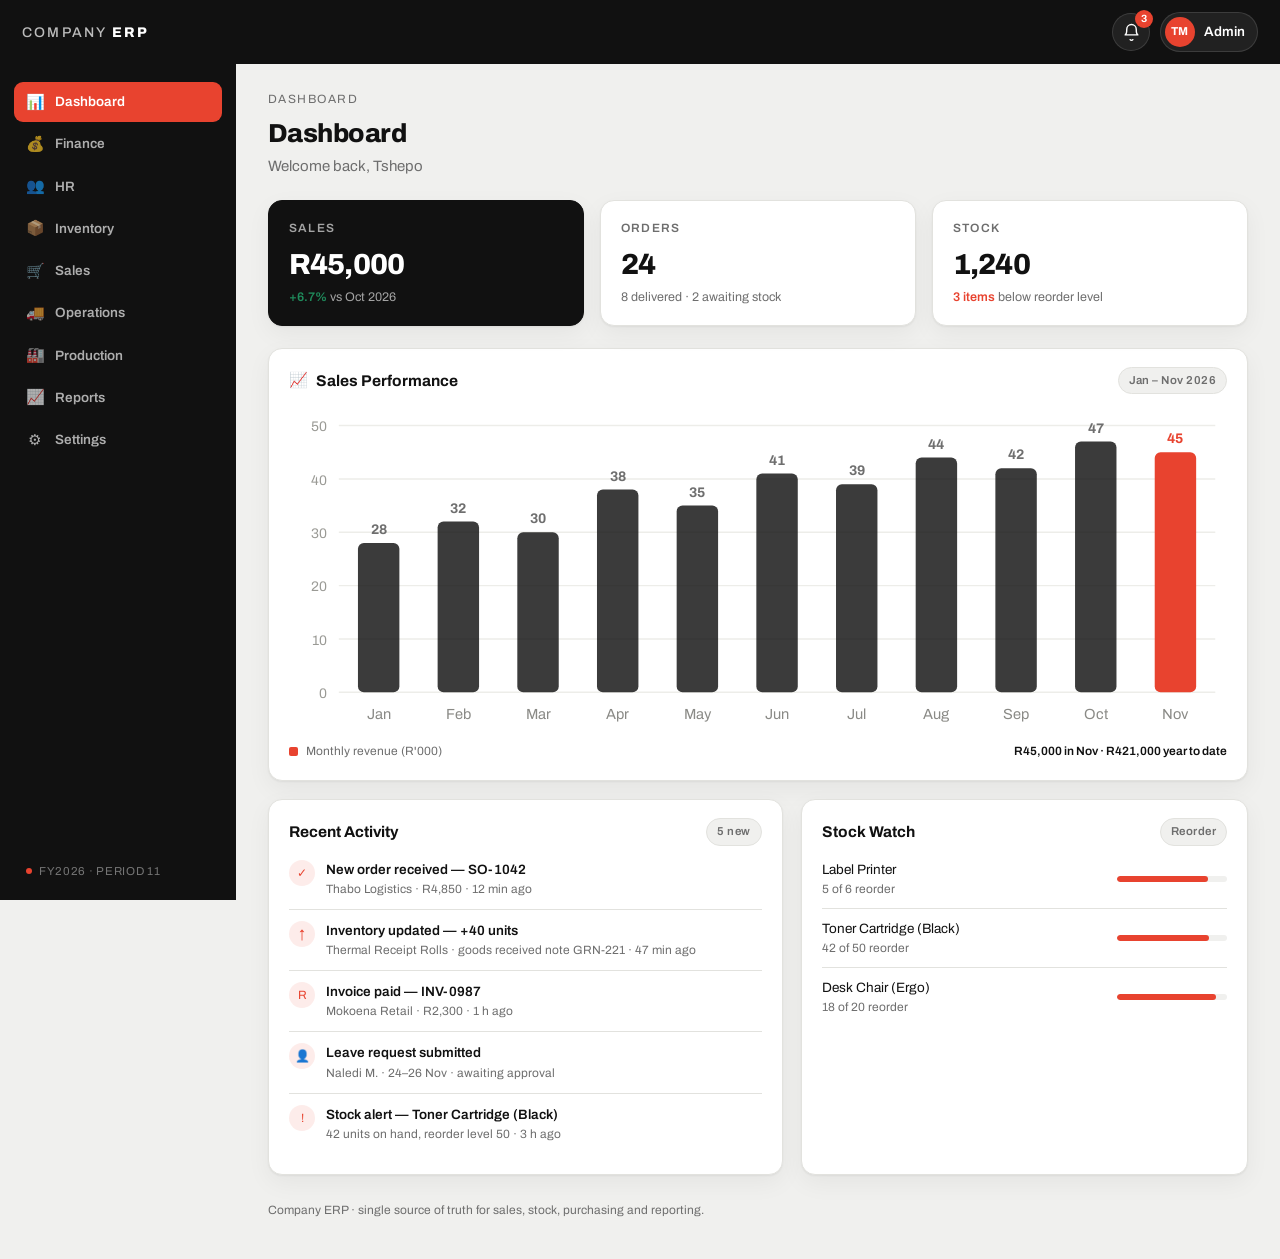
<file: erp/index.html>
<!DOCTYPE html>
<html lang="en">
<head>
<meta charset="UTF-8">
<meta name="viewport" content="width=device-width, initial-scale=1.0">
<title>Company ERP — Dashboard</title>
<link rel="preconnect" href="https://fonts.googleapis.com">
<link rel="preconnect" href="https://fonts.gstatic.com" crossorigin>
<link href="https://fonts.googleapis.com/css2?family=Archivo:wght@400;500;600;700;800&display=swap" rel="stylesheet">
<link rel="stylesheet" href="erp.css">
</head>
<body>
<div class="app">

  <header class="topbar">
    <div class="topbar__left">
      <button class="burger" id="burger" aria-label="Toggle menu" aria-expanded="false">
        <span></span><span></span><span></span>
      </button>
      <span class="brand">COMPANY <strong>ERP</strong></span>
    </div>
    <div class="topbar__right">
      <button class="icon-btn bell" id="bell" aria-label="Notifications">
        <svg viewBox="0 0 24 24" fill="none" stroke="currentColor" stroke-width="1.8" stroke-linecap="round" stroke-linejoin="round" aria-hidden="true"><path d="M18 8a6 6 0 1 0-12 0c0 6-2 7-2 7h16s-2-1-2-7"/><path d="M13.7 21a2 2 0 0 1-3.4 0"/></svg>
        <span class="bell__dot" id="bellDot">3</span>
      </button>
      <div class="user">
        <span class="user__avatar" aria-hidden="true">TM</span>
        <span class="user__name">Admin</span>
      </div>
    </div>
  </header>

  <div class="shell">
    <aside class="sidebar" id="sidebar">
      <nav class="nav" id="nav" aria-label="Modules"></nav>
      <div class="sidebar__foot">
        <span class="dot"></span> FY2026 &middot; Period 11
      </div>
    </aside>

    <main class="main" id="main">
      <div class="crumb" id="crumb">Dashboard</div>

      <section class="view active" id="view-dashboard">
        <h1 class="page-title">Dashboard</h1>
        <p class="welcome">Welcome back, Tshepo</p>

        <div class="kpis" id="kpis"></div>

        <section class="panel">
          <div class="panel__head">
            <h2 class="panel__title"><span class="ico">&#128200;</span> Sales Performance</h2>
            <span class="pill">Jan &ndash; Nov 2026</span>
          </div>
          <div class="chart" id="chart"></div>
          <div class="chart__legend"><span class="key key--solid"></span> Monthly revenue (R'000) <span class="chart__meta" id="chartMeta"></span></div>
        </section>

        <div class="split">
          <section class="panel">
            <div class="panel__head"><h2 class="panel__title">Recent Activity</h2><span class="pill" id="activityCount"></span></div>
            <ul class="activity" id="activity"></ul>
          </section>
          <section class="panel">
            <div class="panel__head"><h2 class="panel__title">Stock Watch</h2><span class="pill">Reorder</span></div>
            <ul class="watchlist" id="watchlist"></ul>
          </section>
        </div>
      </section>

      <div id="moduleHost"></div>

      <footer class="foot">Company ERP &middot; single source of truth for sales, stock, purchasing and reporting.</footer>
    </main>
  </div>

  <div class="scrim" id="scrim" hidden></div>
  <div class="toast" id="toast" role="status" aria-live="polite"></div>
</div>
<script src="erp.js"></script>
</body>
</html>
</file>
<file: erp/erp.css>
:root{
  --cream:#F0F0EE;
  --ink:#111111;
  --panel:#FFFFFF;
  --line:#E2E2DE;
  --grey:#6E6E6E;
  --orange:#E8432F;
  --green:#1F8A5B;
  --amber:#B87400;
  --nav-bg:#111111;
  --radius:14px;
  --shadow:0 1px 2px rgba(17,17,17,.05), 0 8px 24px rgba(17,17,17,.05);
}
*{box-sizing:border-box;}
html,body{margin:0;padding:0;}
body{
  background:var(--cream);
  color:var(--ink);
  font-family:'Archivo',system-ui,-apple-system,sans-serif;
  font-size:14.5px;
  line-height:1.5;
  -webkit-font-smoothing:antialiased;
}
button{font:inherit;color:inherit;cursor:pointer;}

.app{min-height:100vh;}

/* ---------- top bar ---------- */
.topbar{
  position:sticky;top:0;z-index:40;
  height:64px;
  display:flex;align-items:center;justify-content:space-between;
  gap:16px;
  padding:0 22px;
  background:var(--nav-bg);
  color:#fff;
}
.topbar__left{display:flex;align-items:center;gap:12px;}
.brand{font-size:14px;letter-spacing:.16em;font-weight:500;color:rgba(255,255,255,.72);white-space:nowrap;}
.brand strong{color:#fff;font-weight:800;letter-spacing:.16em;}
.topbar__right{display:flex;align-items:center;gap:10px;}
.icon-btn{
  position:relative;display:grid;place-items:center;
  width:38px;height:38px;border-radius:50%;
  background:rgba(255,255,255,.07);border:1px solid rgba(255,255,255,.12);
  color:#fff;transition:background .15s ease;
}
.icon-btn:hover{background:rgba(255,255,255,.14);}
.icon-btn svg{width:19px;height:19px;}
.bell__dot{
  position:absolute;top:-4px;right:-4px;min-width:18px;height:18px;
  display:grid;place-items:center;border-radius:9px;
  background:var(--orange);color:#fff;font-size:10.5px;font-weight:700;
  padding:0 4px;
}
.user{display:flex;align-items:center;gap:9px;padding:4px 12px 4px 4px;border-radius:100px;background:rgba(255,255,255,.07);border:1px solid rgba(255,255,255,.12);}
.user__avatar{
  width:30px;height:30px;border-radius:50%;
  display:grid;place-items:center;
  background:var(--orange);color:#fff;font-size:11.5px;font-weight:700;letter-spacing:.02em;
}
.user__name{font-size:13.5px;font-weight:600;}
.burger{
  display:none;flex-direction:column;gap:4px;
  background:none;border:0;padding:6px;
}
.burger span{width:22px;height:2px;border-radius:2px;background:#fff;display:block;}

/* ---------- shell ---------- */
.shell{display:grid;grid-template-columns:236px 1fr;align-items:start;}

.sidebar{
  position:sticky;top:64px;
  height:calc(100vh - 64px);
  display:flex;flex-direction:column;justify-content:space-between;
  background:var(--nav-bg);
  padding:18px 14px 20px;
}
.nav{display:flex;flex-direction:column;gap:2px;}
.nav__item{
  display:flex;align-items:center;gap:11px;
  width:100%;
  background:none;border:0;border-radius:9px;
  padding:10px 12px;
  color:rgba(255,255,255,.66);
  font-size:13.5px;font-weight:600;text-align:left;
  transition:background .14s ease,color .14s ease;
}
.nav__item:hover{background:rgba(255,255,255,.07);color:#fff;}
.nav__item.is-active{background:var(--orange);color:#fff;}
.nav__ico{font-size:15px;line-height:1;width:18px;text-align:center;}
.sidebar__foot{
  display:flex;align-items:center;gap:7px;
  padding:0 12px;
  font-size:11.5px;letter-spacing:.06em;text-transform:uppercase;
  color:rgba(255,255,255,.42);
}
.dot{width:6px;height:6px;border-radius:50%;background:var(--orange);display:inline-block;}

/* ---------- main ---------- */
.main{padding:26px 32px 40px;min-width:0;}
.crumb{font-size:12px;letter-spacing:.12em;text-transform:uppercase;color:var(--grey);margin-bottom:6px;}
.page-title{font-size:26px;font-weight:800;letter-spacing:-.02em;margin:0 0 2px;}
.welcome{margin:0 0 22px;color:var(--grey);font-size:15px;}

.view{display:none;}
.view.active{display:block;}

/* ---------- kpis ---------- */
.kpis{display:grid;grid-template-columns:repeat(3,1fr);gap:16px;margin-bottom:22px;}
.kpi{
  background:var(--panel);border:1px solid var(--line);border-radius:var(--radius);
  padding:18px 20px;box-shadow:var(--shadow);
}
.kpi__label{font-size:12px;letter-spacing:.1em;text-transform:uppercase;color:var(--grey);font-weight:600;}
.kpi__value{font-size:29px;font-weight:800;letter-spacing:-.03em;margin:6px 0 2px;}
.kpi__foot{font-size:12.5px;color:var(--grey);}
.kpi--accent{background:var(--ink);border-color:var(--ink);color:#fff;}
.kpi--accent .kpi__label,.kpi--accent .kpi__foot{color:rgba(255,255,255,.62);}
.up{color:var(--green);font-weight:600;}
.down{color:var(--orange);font-weight:600;}

/* ---------- panels ---------- */
.panel{
  background:var(--panel);border:1px solid var(--line);border-radius:var(--radius);
  padding:18px 20px 20px;box-shadow:var(--shadow);margin-bottom:18px;
}
.panel__head{display:flex;align-items:center;justify-content:space-between;gap:12px;margin-bottom:14px;}
.panel__title{font-size:15.5px;font-weight:700;margin:0;display:flex;align-items:center;gap:8px;}
.ico{font-size:15px;}
.pill{
  font-size:11.5px;font-weight:600;letter-spacing:.04em;
  padding:4px 10px;border-radius:100px;
  background:var(--cream);color:var(--grey);border:1px solid var(--line);
  white-space:nowrap;
}
.split{display:grid;grid-template-columns:1.15fr 1fr;gap:18px;}
.split .panel{margin-bottom:0;}

/* ---------- chart ---------- */
.chart{width:100%;}
.chart svg{width:100%;height:auto;display:block;overflow:visible;}
.chart__legend{display:flex;align-items:center;gap:8px;font-size:12px;color:var(--grey);margin-top:12px;}
.chart__meta{margin-left:auto;font-weight:600;color:var(--ink);}
.key{width:9px;height:9px;border-radius:2px;display:inline-block;}
.key--solid{background:var(--orange);}

/* ---------- activity ---------- */
.activity,.watchlist{list-style:none;margin:0;padding:0;display:flex;flex-direction:column;}
.activity li{display:flex;gap:11px;padding:11px 0;border-top:1px solid var(--line);}
.activity li:first-child{border-top:0;padding-top:0;}
.act__mark{
  width:26px;height:26px;flex:0 0 26px;border-radius:50%;
  display:grid;place-items:center;font-size:12px;
  background:rgba(232,67,47,.1);color:var(--orange);
}
.act__body{min-width:0;}
.act__title{font-size:13.5px;font-weight:600;}
.act__meta{font-size:12px;color:var(--grey);}
.watchlist li{display:flex;align-items:center;justify-content:space-between;gap:10px;padding:10px 0;border-top:1px solid var(--line);font-size:13.5px;}
.watchlist li:first-child{border-top:0;padding-top:0;}
.bar{height:6px;border-radius:3px;background:var(--cream);flex:1;max-width:110px;overflow:hidden;}
.bar span{display:block;height:100%;border-radius:3px;background:var(--orange);}

/* ---------- tables ---------- */
.table-wrap{overflow-x:auto;margin:0 -4px;}
table{width:100%;border-collapse:collapse;font-size:13.5px;min-width:560px;}
th{
  text-align:left;font-size:11.5px;letter-spacing:.08em;text-transform:uppercase;
  color:var(--grey);font-weight:600;padding:0 12px 10px;border-bottom:1px solid var(--line);
  white-space:nowrap;
}
td{padding:12px;border-bottom:1px solid var(--line);vertical-align:middle;}
tr:last-child td{border-bottom:0;}
td.num,th.num{text-align:right;font-variant-numeric:tabular-nums;}
.tag{
  display:inline-block;font-size:11.5px;font-weight:600;
  padding:3px 9px;border-radius:100px;letter-spacing:.02em;
}
.tag--ok{background:rgba(31,138,91,.1);color:var(--green);}
.tag--wait{background:rgba(184,116,0,.12);color:var(--amber);}
.tag--risk{background:rgba(232,67,47,.1);color:var(--orange);}
.muted{color:var(--grey);}

/* ---------- settings ---------- */
.form-grid{display:grid;grid-template-columns:repeat(2,1fr);gap:16px;max-width:720px;}
.field{display:flex;flex-direction:column;gap:6px;}
.field label{font-size:12px;letter-spacing:.06em;text-transform:uppercase;color:var(--grey);font-weight:600;}
.field input,.field select{
  font:inherit;font-size:13.5px;padding:10px 12px;border-radius:9px;
  border:1px solid var(--line);background:#fff;color:var(--ink);
}
.field input:focus,.field select:focus{outline:2px solid rgba(232,67,47,.28);outline-offset:1px;border-color:var(--orange);}
.btn{
  display:inline-flex;align-items:center;gap:8px;
  background:var(--orange);color:#fff;border:0;border-radius:9px;
  padding:11px 18px;font-size:13.5px;font-weight:600;
  transition:filter .15s ease;
}
.btn:hover{filter:brightness(.94);}
.btn--ghost{background:none;border:1px solid var(--line);color:var(--ink);}

.foot{font-size:12px;color:var(--grey);margin-top:26px;}

/* ---------- toast ---------- */
.toast{
  position:fixed;left:50%;bottom:26px;transform:translate(-50%,20px);
  background:var(--ink);color:#fff;font-size:13px;font-weight:500;
  padding:11px 18px;border-radius:100px;
  opacity:0;pointer-events:none;transition:opacity .2s ease,transform .2s ease;
  z-index:90;
}
.toast.show{opacity:1;transform:translate(-50%,0);}

.scrim{position:fixed;inset:0;background:rgba(17,17,17,.42);z-index:35;}

/* ---------- responsive ---------- */
@media(max-width:1080px){
  .kpis{grid-template-columns:repeat(2,1fr);}
  .split{grid-template-columns:1fr;}
}
@media(max-width:900px){
  .shell{grid-template-columns:1fr;}
  .burger{display:flex;}
  .sidebar{
    position:fixed;top:64px;left:0;bottom:0;width:246px;height:auto;
    z-index:38;transform:translateX(-100%);transition:transform .24s ease;
  }
  .sidebar.open{transform:translateX(0);}
  .main{padding:20px 18px 34px;}
  .form-grid{grid-template-columns:1fr;}
  .user__name{display:none;}
}
@media(max-width:560px){
  .kpis{grid-template-columns:1fr;}
  .page-title{font-size:22px;}
  .kpi__value{font-size:25px;}
}
</file>
